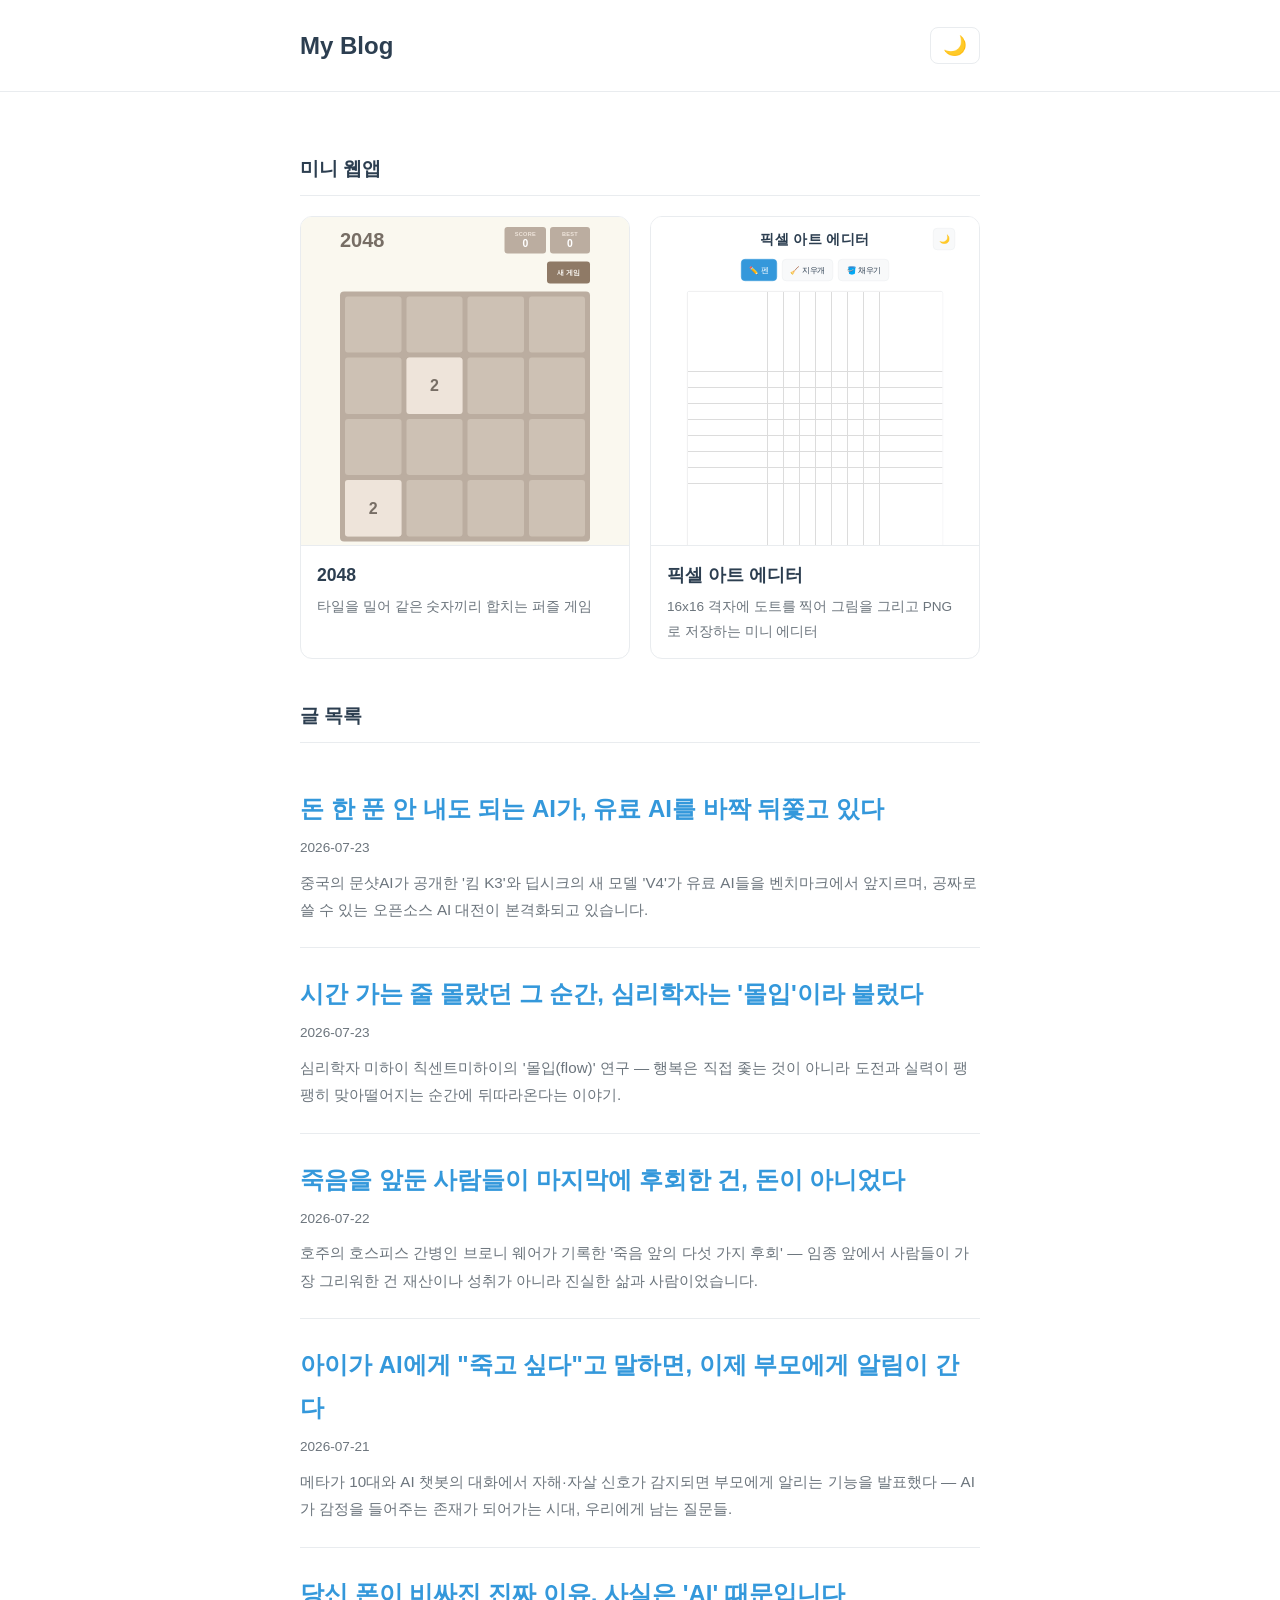
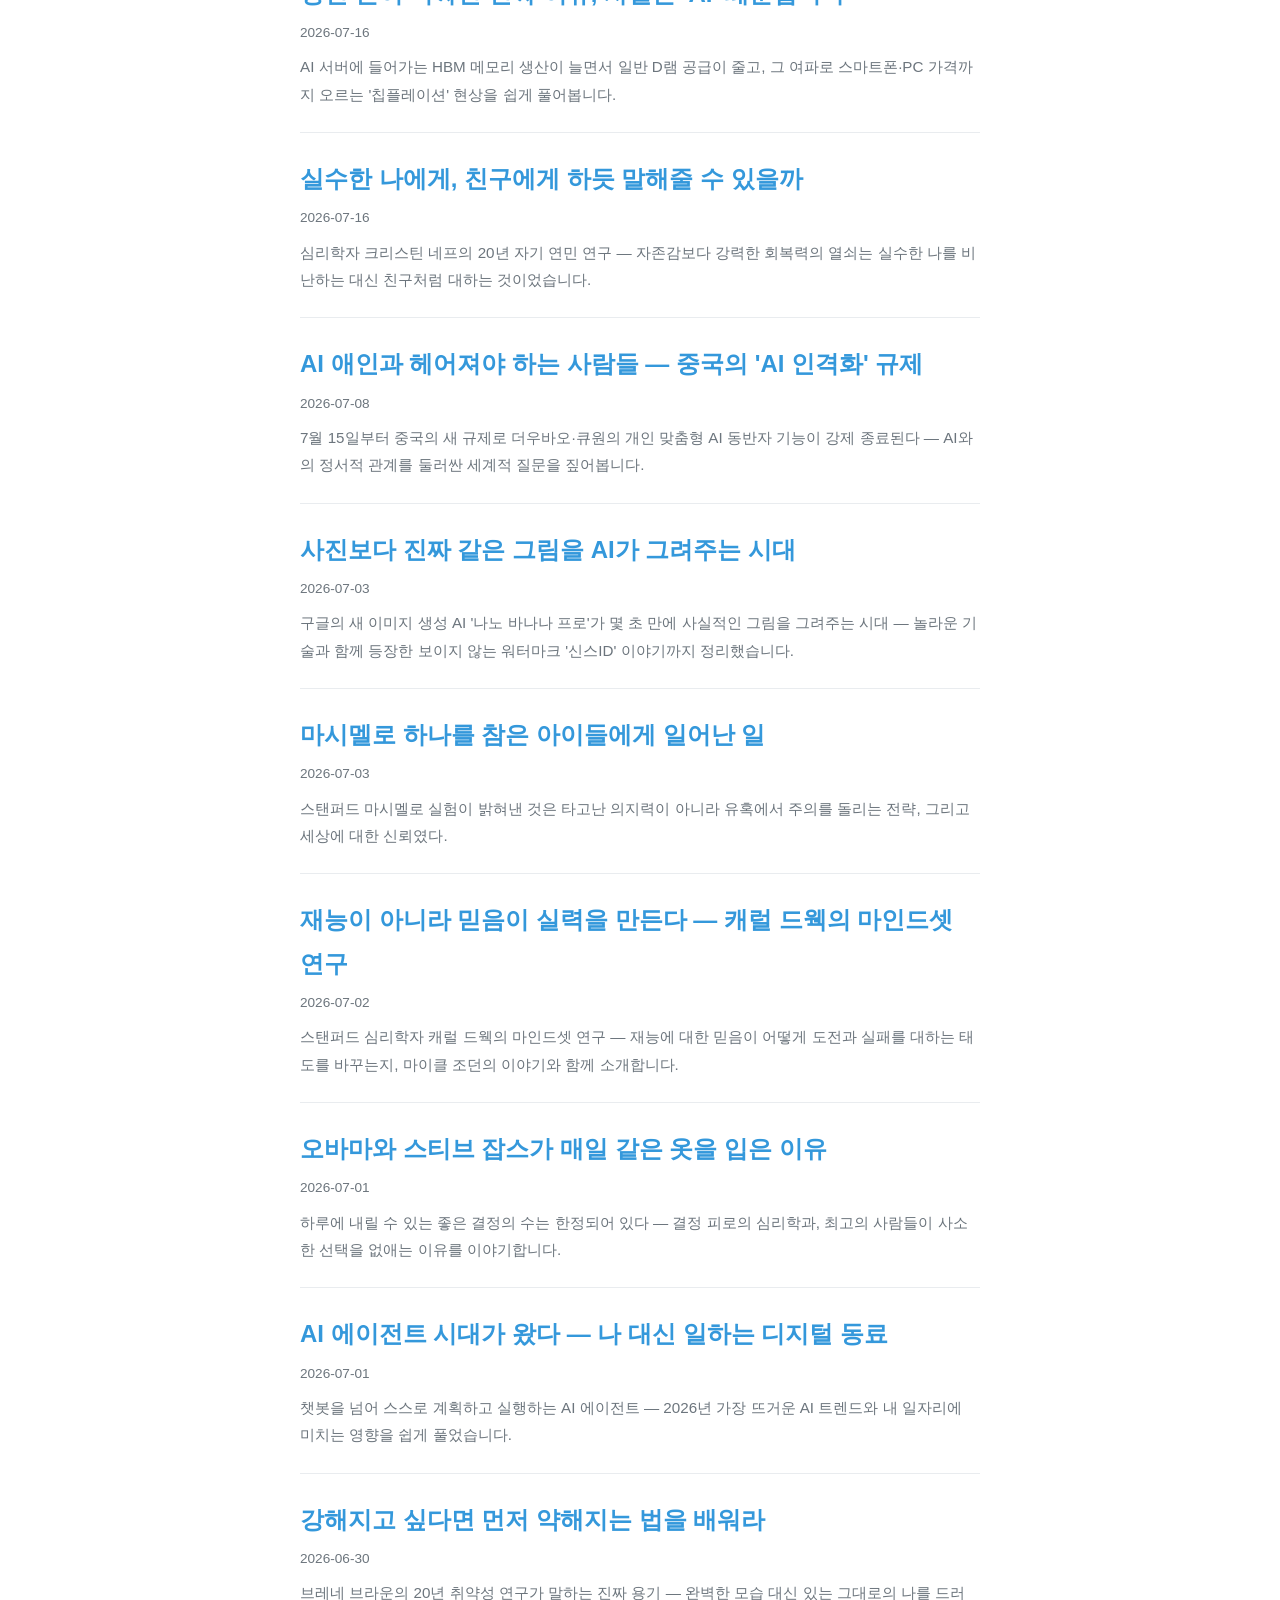
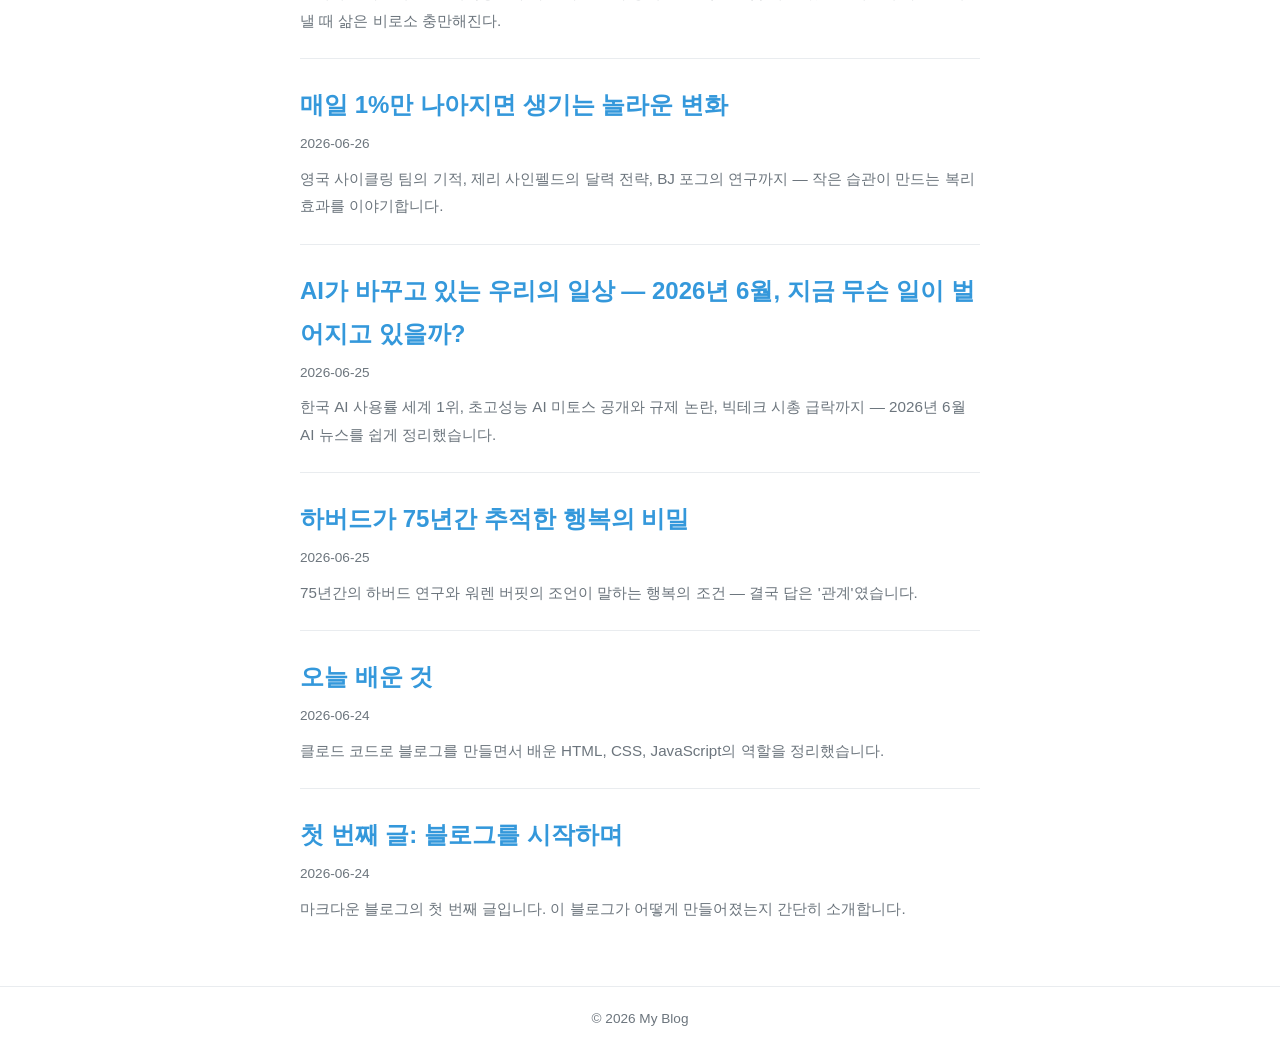
<file: index.html>
<!DOCTYPE html>
<html lang="ko">
<head>
  <meta charset="UTF-8">
  <meta name="viewport" content="width=device-width, initial-scale=1.0">
  <title>My Blog</title>
  <link rel="stylesheet" href="css/style.css">
</head>
<body>
  <header>
    <div class="container">
      <a href="index.html" class="site-title">My Blog</a>
      <button class="theme-toggle" aria-label="테마 전환">🌙</button>
    </div>
  </header>
  <main class="container">
    <section class="app-section">
      <h2 class="section-title">미니 웹앱</h2>
      <div class="app-grid">
        <a href="app/2048/index.html" class="app-card">
          <div class="app-card-preview">
            <iframe src="app/2048/index.html" tabindex="-1" loading="lazy"></iframe>
          </div>
          <div class="app-card-info">
            <h3>2048</h3>
            <p>타일을 밀어 같은 숫자끼리 합치는 퍼즐 게임</p>
          </div>
        </a>
        <a href="app/pixel-art-editor/index.html" class="app-card">
          <div class="app-card-preview">
            <iframe src="app/pixel-art-editor/index.html" tabindex="-1" loading="lazy"></iframe>
          </div>
          <div class="app-card-info">
            <h3>픽셀 아트 에디터</h3>
            <p>16x16 격자에 도트를 찍어 그림을 그리고 PNG로 저장하는 미니 에디터</p>
          </div>
        </a>
      </div>
    </section>
    <h2 class="section-title">글 목록</h2>
    <ul id="posts" class="post-list">
      <li class="loading">글을 불러오는 중...</li>
    </ul>
  </main>
  <footer>
    <div class="container">&copy; 2026 My Blog</div>
  </footer>
  <script src="js/main.js"></script>
</body>
</html>
</file>
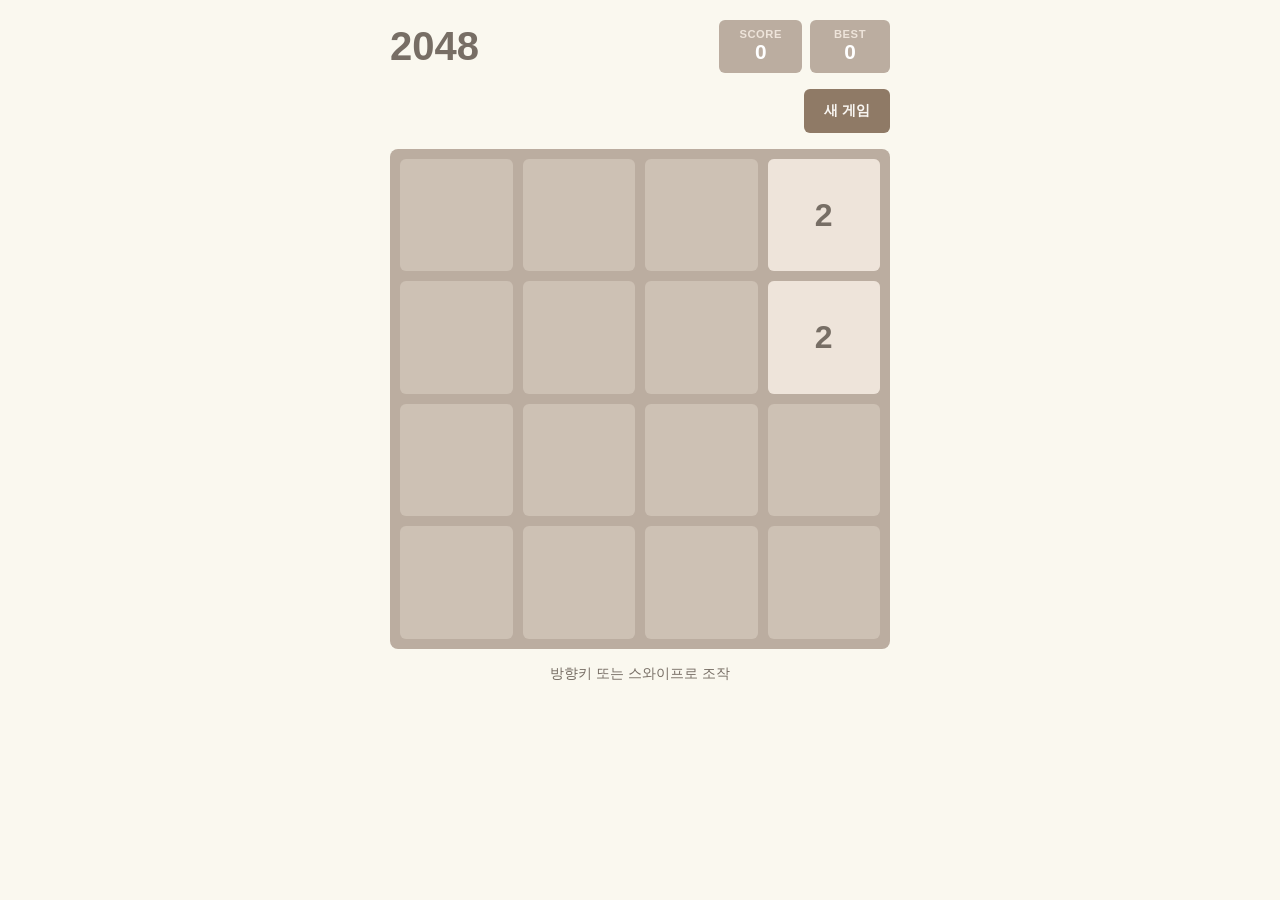
<file: app/2048/index.html>
<!DOCTYPE html>
<html lang="ko">
<head>
  <meta charset="UTF-8">
  <meta name="viewport" content="width=device-width, initial-scale=1">
  <title>2048</title>
  <link rel="stylesheet" href="style.css">
</head>
<body>

  <div id="game-container">
    <!-- 헤더: 제목 + 점수 -->
    <div class="game-header">
      <h1 class="game-title">2048</h1>
      <div class="scores">
        <div class="score-box">
          <div class="score-label">Score</div>
          <div class="score-value" id="score-value">0</div>
        </div>
        <div class="score-box">
          <div class="score-label">Best</div>
          <div class="score-value" id="best-value">0</div>
        </div>
      </div>
    </div>

    <!-- 새 게임 버튼 -->
    <div class="game-controls">
      <button class="btn" id="new-game-btn">새 게임</button>
    </div>

    <!-- 게임 격자 -->
    <div class="grid-wrapper">
      <div id="grid-container"></div>

      <!-- 게임 오버 오버레이 -->
      <div class="overlay" id="game-over-overlay">
        <div class="overlay-message">게임 오버!</div>
        <div class="overlay-buttons">
          <button class="btn" id="retry-btn">다시 시작</button>
        </div>
      </div>

      <!-- 승리 오버레이 -->
      <div class="overlay" id="win-overlay">
        <div class="overlay-message">축하합니다!</div>
        <div class="overlay-buttons">
          <button class="btn" id="keep-playing-btn">계속하기</button>
          <button class="btn" id="win-new-game-btn">새 게임</button>
        </div>
      </div>
    </div>

    <!-- 안내 텍스트 -->
    <p class="game-hint">방향키 또는 스와이프로 조작</p>
  </div>

  <script src="game.js"></script>
  <script src="ui.js"></script>
</body>
</html>
</file>
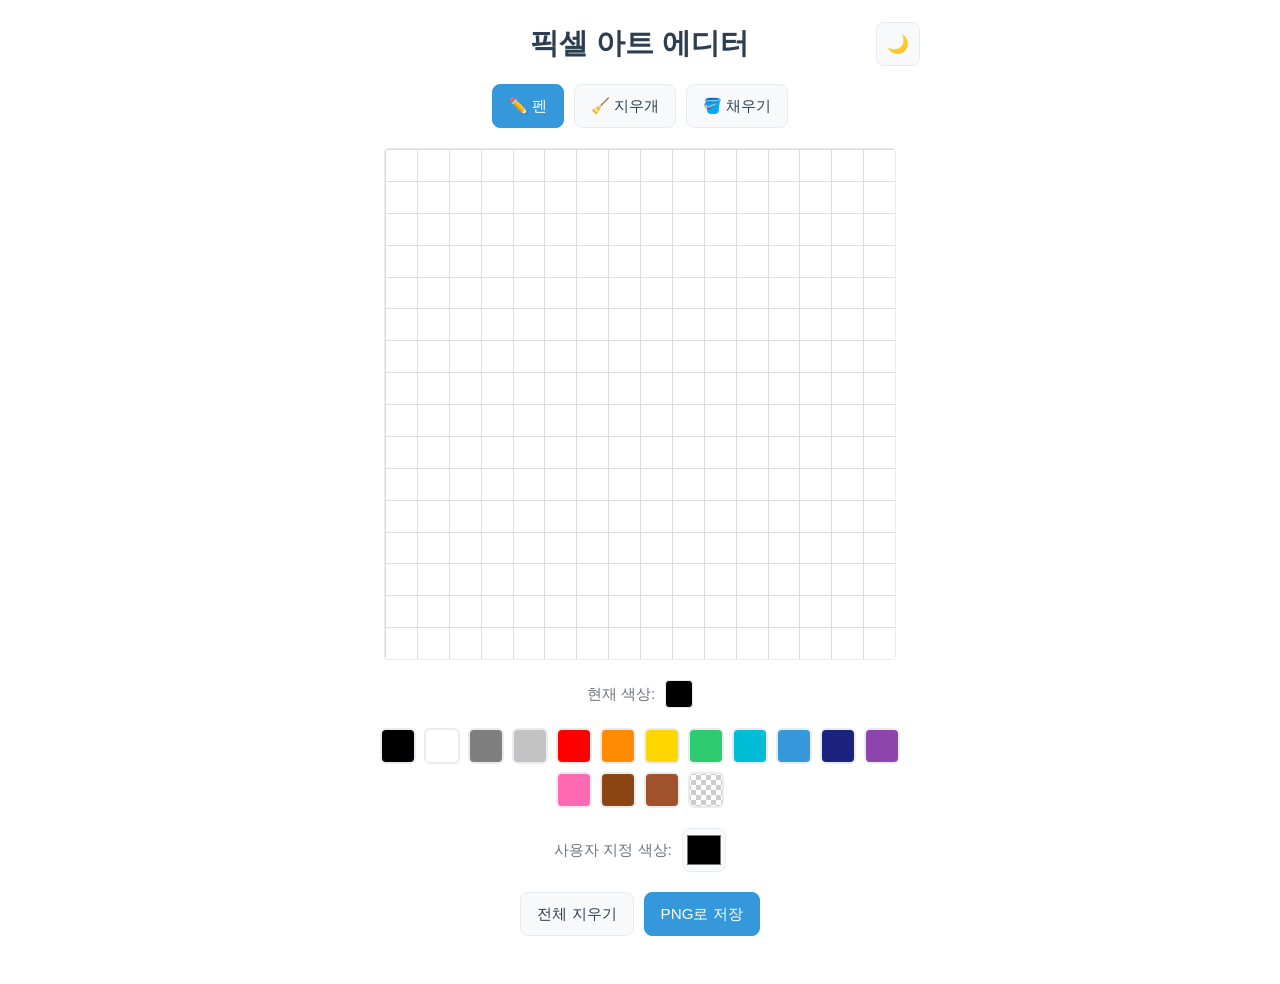
<file: app/pixel-art-editor/index.html>
<!DOCTYPE html>
<html lang="ko">
<head>
<meta charset="UTF-8">
<meta name="viewport" content="width=device-width, initial-scale=1">
<title>픽셀 아트 에디터</title>
<link rel="stylesheet" href="style.css">
</head>
<body>
  <div class="app">
    <header class="app-header">
      <h1>픽셀 아트 에디터</h1>
      <button id="theme-toggle" class="icon-btn" type="button" aria-label="다크모드 전환" title="다크모드 전환">🌙</button>
    </header>

    <div class="toolbar" role="toolbar" aria-label="드로잉 도구">
      <button class="tool-btn active" id="tool-pen" data-tool="pen" type="button" title="펜">✏️ 펜</button>
      <button class="tool-btn" id="tool-eraser" data-tool="eraser" type="button" title="지우개">🧹 지우개</button>
      <button class="tool-btn" id="tool-fill" data-tool="fill" type="button" title="채우기">🪣 채우기</button>
    </div>

    <div class="canvas-wrap">
      <canvas id="pixel-canvas" width="512" height="512" aria-label="16x16 픽셀 캔버스"></canvas>
    </div>

    <div class="current-color-row">
      <span class="label">현재 색상:</span>
      <span id="current-color-swatch" class="swatch"></span>
    </div>

    <div class="palette" id="palette" role="group" aria-label="색상 팔레트"></div>

    <div class="custom-color-row">
      <label for="custom-color" class="label">사용자 지정 색상:</label>
      <input type="color" id="custom-color" value="#000000">
    </div>

    <div class="controls">
      <button id="clear-btn" class="control-btn" type="button">전체 지우기</button>
      <button id="save-btn" class="control-btn primary" type="button">PNG로 저장</button>
    </div>
  </div>

  <script src="editor.js"></script>
</body>
</html>
</file>
<file: css/style.css>
:root {
  --bg: #ffffff;
  --bg-secondary: #f8f9fa;
  --text: #2c3e50;
  --text-secondary: #6c757d;
  --accent: #3498db;
  --accent-hover: #2980b9;
  --border: #e9ecef;
  --code-bg: #f1f3f5;
  --code-text: #e74c3c;
  --blockquote-border: #3498db;
  --blockquote-bg: #f8f9fa;
}

[data-theme="dark"] {
  --bg: #1a1a2e;
  --bg-secondary: #16213e;
  --text: #e0e0e0;
  --text-secondary: #a0a0a0;
  --accent: #64b5f6;
  --accent-hover: #90caf9;
  --border: #2a2a4a;
  --code-bg: #1e1e3a;
  --code-text: #ff8a80;
  --blockquote-border: #64b5f6;
  --blockquote-bg: #16213e;
}

@media (prefers-color-scheme: dark) {
  :root:not([data-theme="light"]) {
    --bg: #1a1a2e;
    --bg-secondary: #16213e;
    --text: #e0e0e0;
    --text-secondary: #a0a0a0;
    --accent: #64b5f6;
    --accent-hover: #90caf9;
    --border: #2a2a4a;
    --code-bg: #1e1e3a;
    --code-text: #ff8a80;
    --blockquote-border: #64b5f6;
    --blockquote-bg: #16213e;
  }
}

* {
  margin: 0;
  padding: 0;
  box-sizing: border-box;
}

body {
  font-family: -apple-system, BlinkMacSystemFont, "Segoe UI", Roboto, "Helvetica Neue", Arial, sans-serif;
  background: var(--bg);
  color: var(--text);
  line-height: 1.8;
  transition: background 0.3s, color 0.3s;
}

.container {
  max-width: 720px;
  margin: 0 auto;
  padding: 0 20px;
}

/* Header */
header {
  border-bottom: 1px solid var(--border);
  padding: 20px 0;
  margin-bottom: 40px;
}

header .container {
  display: flex;
  justify-content: space-between;
  align-items: center;
}

.site-title {
  font-size: 1.4rem;
  font-weight: 700;
  color: var(--text);
  text-decoration: none;
}

.site-title:hover {
  color: var(--accent);
}

.theme-toggle {
  background: none;
  border: 1px solid var(--border);
  border-radius: 8px;
  padding: 6px 12px;
  cursor: pointer;
  font-size: 1.2rem;
  color: var(--text);
  transition: border-color 0.3s;
}

.theme-toggle:hover {
  border-color: var(--accent);
}

/* Post List */
.post-list {
  list-style: none;
}

.post-item {
  padding: 24px 0;
  border-bottom: 1px solid var(--border);
}

.post-item:last-child {
  border-bottom: none;
}

.post-item a {
  text-decoration: none;
  color: inherit;
  display: block;
}

.post-item a:hover .post-title {
  color: var(--accent);
}

.post-title {
  font-size: 1.3rem;
  font-weight: 600;
  margin-bottom: 6px;
  color: var(--accent);
  transition: color 0.2s;
}

.post-date {
  font-size: 0.85rem;
  color: var(--text-secondary);
  margin-bottom: 8px;
}

.post-summary {
  color: var(--text-secondary);
  font-size: 0.95rem;
}

/* Article */
article {
  padding-bottom: 60px;
}

.back-link {
  display: inline-block;
  margin-bottom: 30px;
  color: var(--accent);
  text-decoration: none;
  font-size: 0.9rem;
}

.back-link:hover {
  text-decoration: underline;
}

article h1 {
  font-size: 2rem;
  font-weight: 700;
  margin-bottom: 8px;
  line-height: 1.3;
}

.article-date {
  color: var(--text-secondary);
  font-size: 0.9rem;
  margin-bottom: 32px;
}

/* Markdown Content */
.markdown-body h2 {
  font-size: 1.5rem;
  margin-top: 40px;
  margin-bottom: 16px;
  padding-bottom: 8px;
  border-bottom: 1px solid var(--border);
}

.markdown-body h3 {
  font-size: 1.25rem;
  margin-top: 32px;
  margin-bottom: 12px;
}

.markdown-body p {
  margin-bottom: 16px;
}

.markdown-body a {
  color: var(--accent);
  text-decoration: none;
}

.markdown-body a:hover {
  text-decoration: underline;
}

.markdown-body ul,
.markdown-body ol {
  margin-bottom: 16px;
  padding-left: 24px;
}

.markdown-body li {
  margin-bottom: 6px;
}

.markdown-body strong {
  font-weight: 600;
}

.markdown-body blockquote {
  border-left: 4px solid var(--blockquote-border);
  background: var(--blockquote-bg);
  padding: 12px 20px;
  margin: 16px 0;
  border-radius: 0 8px 8px 0;
}

.markdown-body blockquote p {
  margin-bottom: 0;
}

.markdown-body code {
  background: var(--code-bg);
  color: var(--code-text);
  padding: 2px 6px;
  border-radius: 4px;
  font-size: 0.9em;
  font-family: "SFMono-Regular", Consolas, "Liberation Mono", Menlo, monospace;
}

.markdown-body pre {
  background: var(--code-bg);
  border-radius: 8px;
  padding: 16px 20px;
  overflow-x: auto;
  margin: 16px 0;
}

.markdown-body pre code {
  background: none;
  color: var(--text);
  padding: 0;
}

.markdown-body img {
  max-width: 100%;
  border-radius: 8px;
  margin: 16px 0;
}

.markdown-body hr {
  border: none;
  border-top: 1px solid var(--border);
  margin: 32px 0;
}

/* Footer */
footer {
  border-top: 1px solid var(--border);
  padding: 20px 0;
  text-align: center;
  color: var(--text-secondary);
  font-size: 0.85rem;
  margin-top: 40px;
}

/* Section Title */
.section-title {
  font-size: 1.2rem;
  font-weight: 700;
  color: var(--text);
  margin-bottom: 20px;
  padding-bottom: 8px;
  border-bottom: 1px solid var(--border);
}

/* App Grid */
.app-section {
  margin-bottom: 40px;
}

.app-grid {
  display: grid;
  grid-template-columns: repeat(auto-fill, minmax(240px, 1fr));
  gap: 20px;
  margin-bottom: 16px;
}

.app-card {
  border: 1px solid var(--border);
  border-radius: 12px;
  overflow: hidden;
  text-decoration: none;
  color: inherit;
  transition: border-color 0.2s, box-shadow 0.2s;
  display: block;
}

.app-card:hover {
  border-color: var(--accent);
  box-shadow: 0 4px 12px rgba(0, 0, 0, 0.1);
}

.app-card-preview {
  position: relative;
  width: 100%;
  aspect-ratio: 1;
  overflow: hidden;
  background: var(--bg-secondary);
}

.app-card-preview iframe {
  width: 200%;
  height: 200%;
  transform: scale(0.5);
  transform-origin: top left;
  border: none;
  pointer-events: none;
}

.app-card-info {
  padding: 14px 16px;
  border-top: 1px solid var(--border);
}

.app-card-info h3 {
  font-size: 1.1rem;
  font-weight: 600;
  margin-bottom: 4px;
}

.app-card-info p {
  font-size: 0.85rem;
  color: var(--text-secondary);
  margin: 0;
}

/* Loading */
.loading {
  text-align: center;
  color: var(--text-secondary);
  padding: 40px 0;
}

/* Responsive */
@media (min-width: 768px) {
  header {
    padding: 24px 0;
    margin-bottom: 60px;
  }

  .site-title {
    font-size: 1.5rem;
  }

  .post-title {
    font-size: 1.5rem;
  }

  article h1 {
    font-size: 2.4rem;
  }
}
</file>
<file: app/2048/style.css>
/* ─── 2048 Game Styles ─────────────────────────────────── */

/* ─── CSS Variables: Light Mode ────────────────────────── */
:root {
  --game-bg: #faf8ef;
  --grid-bg: #bbada0;
  --cell-bg: #cdc1b4;
  --text-dark: #776e65;
  --text-light: #f9f6f2;
  --heading-color: #776e65;
  --score-bg: #bbada0;
  --score-label: #eee4da;
  --score-value: #ffffff;
  --btn-bg: #8f7a66;
  --btn-text: #f9f6f2;
  --overlay-bg: rgba(238, 228, 218, 0.73);
  --overlay-text: #776e65;
  --hint-text: #776e65;
}

/* ─── Dark Mode ────────────────────────────────────────── */
@media (prefers-color-scheme: dark) {
  :root:not([data-theme="light"]) {
    --game-bg: #1a1a2e;
    --grid-bg: #3d3a33;
    --cell-bg: #4a4740;
    --heading-color: #eee4da;
    --score-bg: #3d3a33;
    --score-label: rgba(238, 228, 218, 0.5);
    --score-value: #ffffff;
    --btn-bg: #8f7a66;
    --btn-text: #f9f6f2;
    --overlay-bg: rgba(26, 26, 46, 0.75);
    --overlay-text: #f9f6f2;
    --hint-text: #a0998f;
  }
}

[data-theme="dark"] {
  --game-bg: #1a1a2e;
  --grid-bg: #3d3a33;
  --cell-bg: #4a4740;
  --heading-color: #eee4da;
  --score-bg: #3d3a33;
  --score-label: rgba(238, 228, 218, 0.5);
  --score-value: #ffffff;
  --btn-bg: #8f7a66;
  --btn-text: #f9f6f2;
  --overlay-bg: rgba(26, 26, 46, 0.75);
  --overlay-text: #f9f6f2;
  --hint-text: #a0998f;
}

/* ─── Reset & Base ─────────────────────────────────────── */
*, *::before, *::after {
  margin: 0;
  padding: 0;
  box-sizing: border-box;
}

body {
  font-family: -apple-system, BlinkMacSystemFont, 'Segoe UI', sans-serif;
  background-color: var(--game-bg);
  color: var(--text-dark);
  min-height: 100vh;
  display: flex;
  justify-content: center;
  align-items: flex-start;
  padding: 20px;
  touch-action: manipulation;
  -webkit-tap-highlight-color: transparent;
  user-select: none;
  -webkit-user-select: none;
}

/* ─── Game Container ───────────────────────────────────── */
#game-container {
  width: min(90vw, 500px);
  max-width: 500px;
  display: flex;
  flex-direction: column;
  align-items: center;
  gap: 16px;
}

/* ─── Header ───────────────────────────────────────────── */
.game-header {
  width: 100%;
  display: flex;
  justify-content: space-between;
  align-items: center;
}

.game-title {
  font-size: 2.5rem;
  font-weight: bold;
  color: var(--heading-color);
  line-height: 1;
}

/* ─── Score Board ──────────────────────────────────────── */
.scores {
  display: flex;
  gap: 8px;
}

.score-box {
  background: var(--score-bg);
  border-radius: 6px;
  padding: 8px 20px;
  text-align: center;
  min-width: 80px;
}

.score-label {
  font-size: 0.7rem;
  font-weight: bold;
  text-transform: uppercase;
  letter-spacing: 0.05em;
  color: var(--score-label);
}

.score-value {
  font-size: 1.3rem;
  font-weight: bold;
  color: var(--score-value);
  line-height: 1.2;
}

/* ─── Controls ─────────────────────────────────────────── */
.game-controls {
  width: 100%;
  display: flex;
  justify-content: flex-end;
}

.btn {
  background: var(--btn-bg);
  color: var(--btn-text);
  border: none;
  border-radius: 6px;
  padding: 10px 20px;
  font-size: 0.9rem;
  font-weight: bold;
  cursor: pointer;
  min-height: 44px;
  min-width: 44px;
  transition: opacity 0.15s;
}

.btn:hover {
  opacity: 0.85;
}

.btn:active {
  opacity: 0.7;
}

/* ─── Grid ─────────────────────────────────────────────── */
.grid-wrapper {
  width: 100%;
  aspect-ratio: 1;
  background: var(--grid-bg);
  border-radius: 8px;
  padding: 10px;
  position: relative;
}

#grid-container {
  width: 100%;
  height: 100%;
  display: grid;
  grid-template-columns: repeat(4, 1fr);
  grid-template-rows: repeat(4, 1fr);
  gap: 10px;
  position: relative;
}

/* ─── Empty Cells ──────────────────────────────────────── */
.grid-cell {
  background: var(--cell-bg);
  border-radius: 6px;
}

/* ─── Tiles ────────────────────────────────────────────── */
.tile {
  position: absolute;
  display: flex;
  align-items: center;
  justify-content: center;
  border-radius: 6px;
  font-size: 2rem;
  font-weight: bold;
  z-index: 10;
  transition: transform 100ms ease-in-out;
}

/* Tile value-specific colors */
.tile-2 {
  background: #eee4da;
  color: var(--text-dark);
}

.tile-4 {
  background: #ede0c8;
  color: var(--text-dark);
}

.tile-8 {
  background: #f2b179;
  color: var(--text-light);
}

.tile-16 {
  background: #f59563;
  color: var(--text-light);
}

.tile-32 {
  background: #f67c5f;
  color: var(--text-light);
}

.tile-64 {
  background: #f65e3b;
  color: var(--text-light);
}

.tile-128 {
  background: #edcf72;
  color: var(--text-light);
}

.tile-256 {
  background: #edcc61;
  color: var(--text-light);
}

.tile-512 {
  background: #edc850;
  color: var(--text-light);
}

.tile-1024 {
  background: #edc53f;
  color: var(--text-light);
}

.tile-2048 {
  background: #edc22e;
  color: var(--text-light);
}

.tile-super {
  background: #3c3a32;
  color: var(--text-light);
}

/* ─── Tile Font Sizes by Digit Count ───────────────────── */
.tile-digits-2 {
  font-size: 1.8rem;
}

.tile-digits-3 {
  font-size: 1.5rem;
}

.tile-digits-4 {
  font-size: 1.2rem;
}

/* ─── Tile Animations ──────────────────────────────────── */

/* 새 타일 등장 */
.tile-new {
  animation: tile-appear 150ms ease-in-out;
}

@keyframes tile-appear {
  0% {
    transform: scale(0);
    opacity: 0;
  }
  100% {
    transform: scale(1);
    opacity: 1;
  }
}

/* 병합 펄스 */
.tile-merged {
  animation: tile-merge 100ms ease-in-out;
}

@keyframes tile-merge {
  0% {
    transform: scale(1);
  }
  50% {
    transform: scale(1.15);
  }
  100% {
    transform: scale(1);
  }
}

/* ─── Overlays ─────────────────────────────────────────── */
.overlay {
  position: absolute;
  top: 0;
  left: 0;
  right: 0;
  bottom: 0;
  background: var(--overlay-bg);
  display: flex;
  flex-direction: column;
  align-items: center;
  justify-content: center;
  gap: 16px;
  border-radius: 8px;
  z-index: 100;
  opacity: 0;
  pointer-events: none;
  transition: opacity 300ms ease;
}

.overlay.active {
  opacity: 1;
  pointer-events: auto;
}

.overlay-message {
  font-size: 2rem;
  font-weight: bold;
  color: var(--overlay-text);
}

.overlay-buttons {
  display: flex;
  gap: 10px;
}

/* ─── Hint ─────────────────────────────────────────────── */
.game-hint {
  font-size: 0.85rem;
  color: var(--hint-text);
  text-align: center;
}

/* ─── Responsive ───────────────────────────────────────── */
@media (max-width: 520px) {
  body {
    padding: 12px;
  }

  .game-title {
    font-size: 2rem;
  }

  .score-box {
    padding: 6px 14px;
    min-width: 65px;
  }

  .score-value {
    font-size: 1.1rem;
  }

  .score-label {
    font-size: 0.6rem;
  }

  #grid-container {
    gap: 8px;
  }

  .grid-wrapper {
    padding: 8px;
    border-radius: 6px;
  }

  .tile {
    font-size: 1.6rem;
    border-radius: 4px;
  }

  .tile-digits-2 {
    font-size: 1.4rem;
  }

  .tile-digits-3 {
    font-size: 1.2rem;
  }

  .tile-digits-4 {
    font-size: 1rem;
  }

  .btn {
    padding: 8px 16px;
    font-size: 0.8rem;
  }
}

@media (max-width: 360px) {
  .game-title {
    font-size: 1.6rem;
  }

  #grid-container {
    gap: 6px;
  }

  .grid-wrapper {
    padding: 6px;
  }

  .tile {
    font-size: 1.3rem;
  }

  .tile-digits-2 {
    font-size: 1.15rem;
  }

  .tile-digits-3 {
    font-size: 1rem;
  }

  .tile-digits-4 {
    font-size: 0.85rem;
  }
}
</file>
<file: app/pixel-art-editor/style.css>
/* ─── 픽셀 아트 에디터 스타일 ───────────────────────────── */

/* ─── CSS Variables: Light Mode ────────────────────────── */
:root {
  --bg: #ffffff;
  --bg-secondary: #f8f9fa;
  --text: #2c3e50;
  --text-secondary: #6c757d;
  --accent: #3498db;
  --accent-hover: #2980b9;
  --border: #e9ecef;
  --canvas-grid-line: #dcdcdc;
  --canvas-bg: #ffffff;
}

/* ─── Dark Mode: 시스템 설정 ────────────────────────────── */
@media (prefers-color-scheme: dark) {
  :root:not([data-theme="light"]) {
    --bg: #1a1a2e;
    --bg-secondary: #16213e;
    --text: #e0e0e0;
    --text-secondary: #a0a0a0;
    --accent: #64b5f6;
    --accent-hover: #90caf9;
    --border: #2a2a4a;
    --canvas-grid-line: #3a3a5a;
    --canvas-bg: #242440;
  }
}

/* ─── Dark Mode: 명시적 토글 ────────────────────────────── */
[data-theme="dark"] {
  --bg: #1a1a2e;
  --bg-secondary: #16213e;
  --text: #e0e0e0;
  --text-secondary: #a0a0a0;
  --accent: #64b5f6;
  --accent-hover: #90caf9;
  --border: #2a2a4a;
  --canvas-grid-line: #3a3a5a;
  --canvas-bg: #242440;
}

* {
  box-sizing: border-box;
}

body {
  margin: 0;
  padding: 24px 16px 48px;
  background: var(--bg);
  color: var(--text);
  font-family: -apple-system, BlinkMacSystemFont, 'Segoe UI', Roboto, sans-serif;
  transition: background-color 0.2s ease, color 0.2s ease;
}

.app {
  max-width: 560px;
  margin: 0 auto;
  display: flex;
  flex-direction: column;
  align-items: center;
  gap: 20px;
}

.app-header {
  width: 100%;
  display: flex;
  align-items: center;
  justify-content: center;
  position: relative;
}

.app-header h1 {
  font-size: 1.8rem;
  font-weight: bold;
  margin: 0;
  text-align: center;
}

.icon-btn {
  position: absolute;
  right: 0;
  top: 50%;
  transform: translateY(-50%);
  min-width: 44px;
  min-height: 44px;
  border: 1px solid var(--border);
  background: var(--bg-secondary);
  color: var(--text);
  border-radius: 8px;
  font-size: 1.1rem;
  cursor: pointer;
  display: flex;
  align-items: center;
  justify-content: center;
  touch-action: manipulation;
}

.icon-btn:hover {
  border-color: var(--accent);
}

.toolbar,
.controls {
  width: 100%;
  display: flex;
  flex-wrap: wrap;
  gap: 10px;
  justify-content: center;
}

.tool-btn,
.control-btn {
  min-height: 44px;
  padding: 10px 16px;
  border: 1px solid var(--border);
  border-radius: 8px;
  background: var(--bg-secondary);
  color: var(--text);
  font-size: 0.95rem;
  cursor: pointer;
  touch-action: manipulation;
}

.tool-btn:hover,
.control-btn:hover {
  border-color: var(--accent);
}

.tool-btn.active {
  background: var(--accent);
  border-color: var(--accent);
  color: #ffffff;
}

.control-btn.primary {
  background: var(--accent);
  border-color: var(--accent);
  color: #ffffff;
}

.control-btn.primary:hover {
  background: var(--accent-hover);
  border-color: var(--accent-hover);
}

.canvas-wrap {
  width: min(90vw, 512px);
  display: flex;
  justify-content: center;
}

#pixel-canvas {
  width: 100%;
  height: auto;
  aspect-ratio: 1 / 1;
  background: var(--canvas-bg);
  border: 1px solid var(--border);
  border-radius: 4px;
  touch-action: none;
  image-rendering: pixelated;
  cursor: crosshair;
}

.current-color-row,
.custom-color-row {
  width: 100%;
  display: flex;
  align-items: center;
  justify-content: center;
  gap: 10px;
  flex-wrap: wrap;
}

.label {
  font-size: 0.95rem;
  color: var(--text-secondary);
}

.swatch {
  display: inline-block;
  width: 28px;
  height: 28px;
  border-radius: 4px;
  border: 1px solid var(--border);
  background: #000000;
}

.palette {
  width: 100%;
  display: flex;
  flex-wrap: wrap;
  gap: 8px;
  justify-content: center;
}

.palette-btn {
  width: 36px;
  height: 36px;
  min-width: 36px;
  min-height: 36px;
  border-radius: 6px;
  border: 2px solid var(--border);
  cursor: pointer;
  padding: 0;
  touch-action: manipulation;
}

.palette-btn.selected {
  border-color: var(--accent);
  box-shadow: 0 0 0 2px var(--accent);
}

#custom-color {
  width: 44px;
  height: 44px;
  border: 1px solid var(--border);
  border-radius: 8px;
  padding: 2px;
  background: var(--bg-secondary);
  cursor: pointer;
}
</file>
